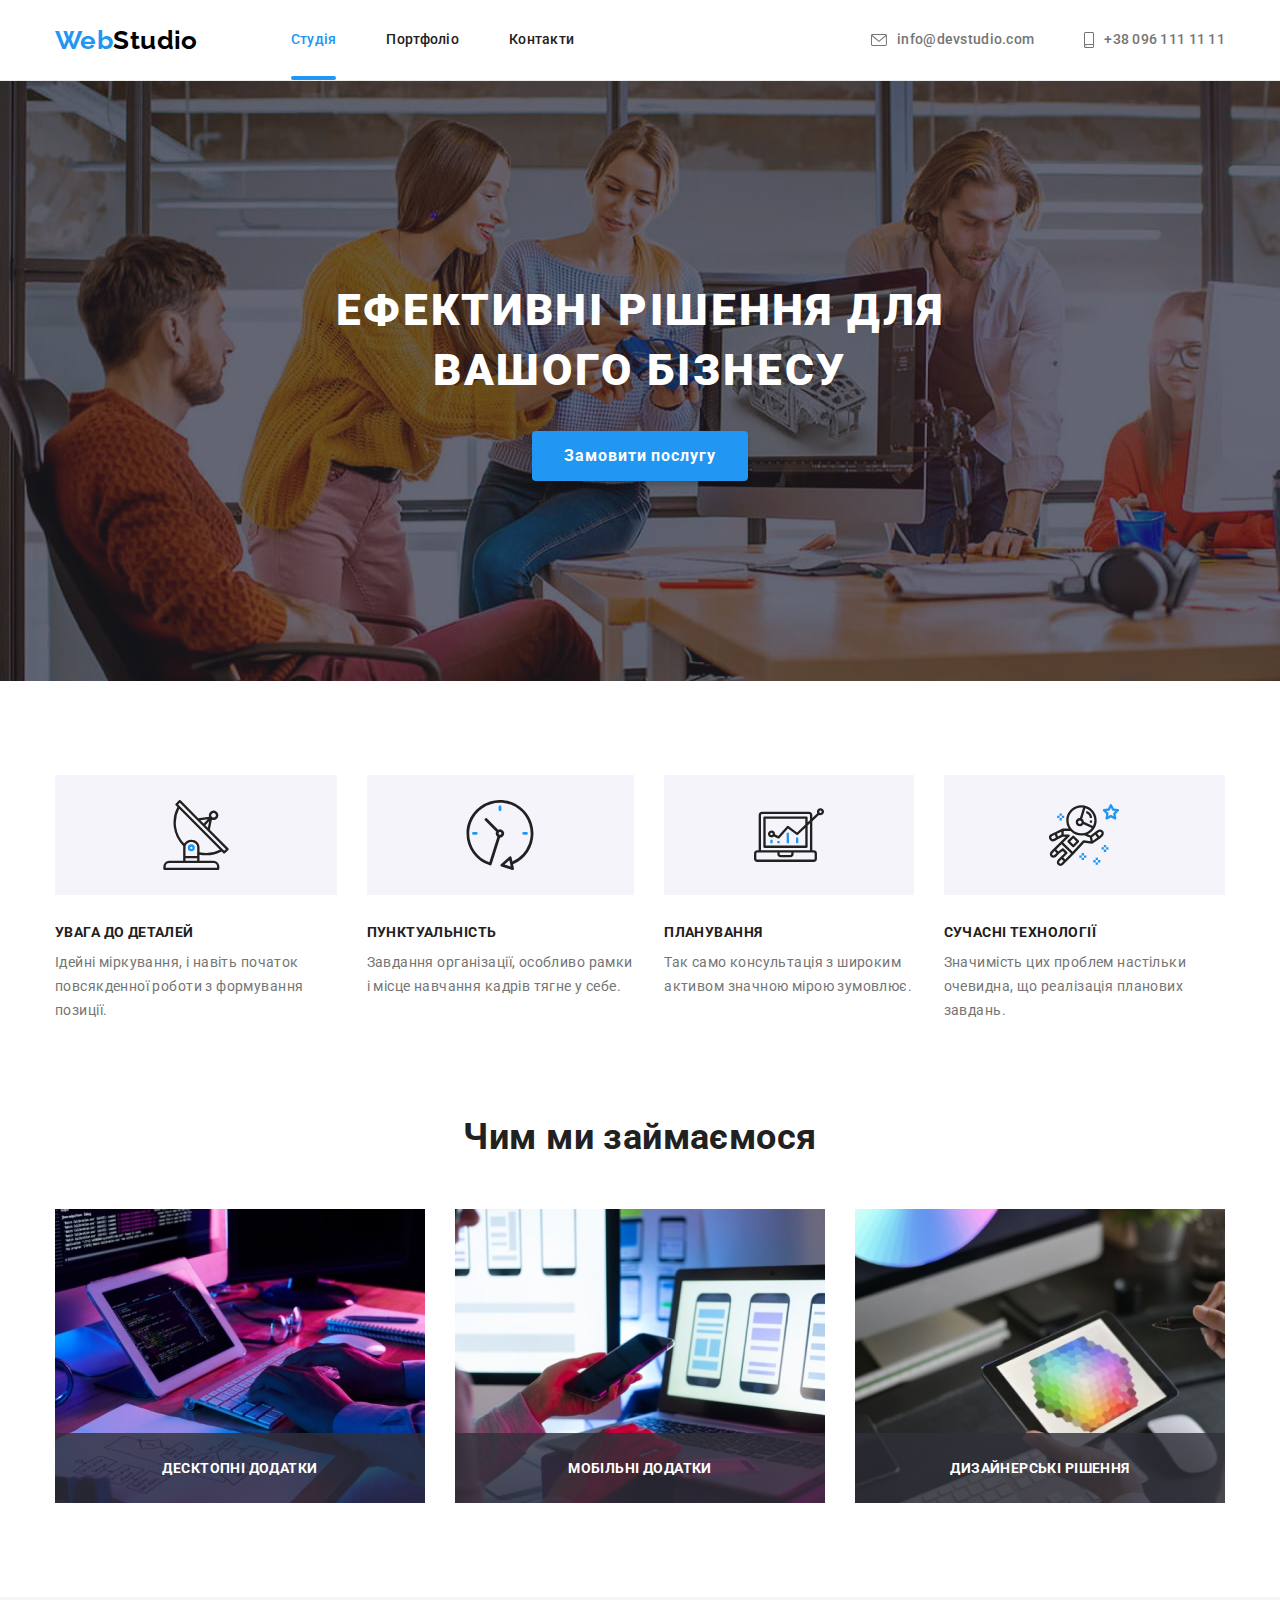
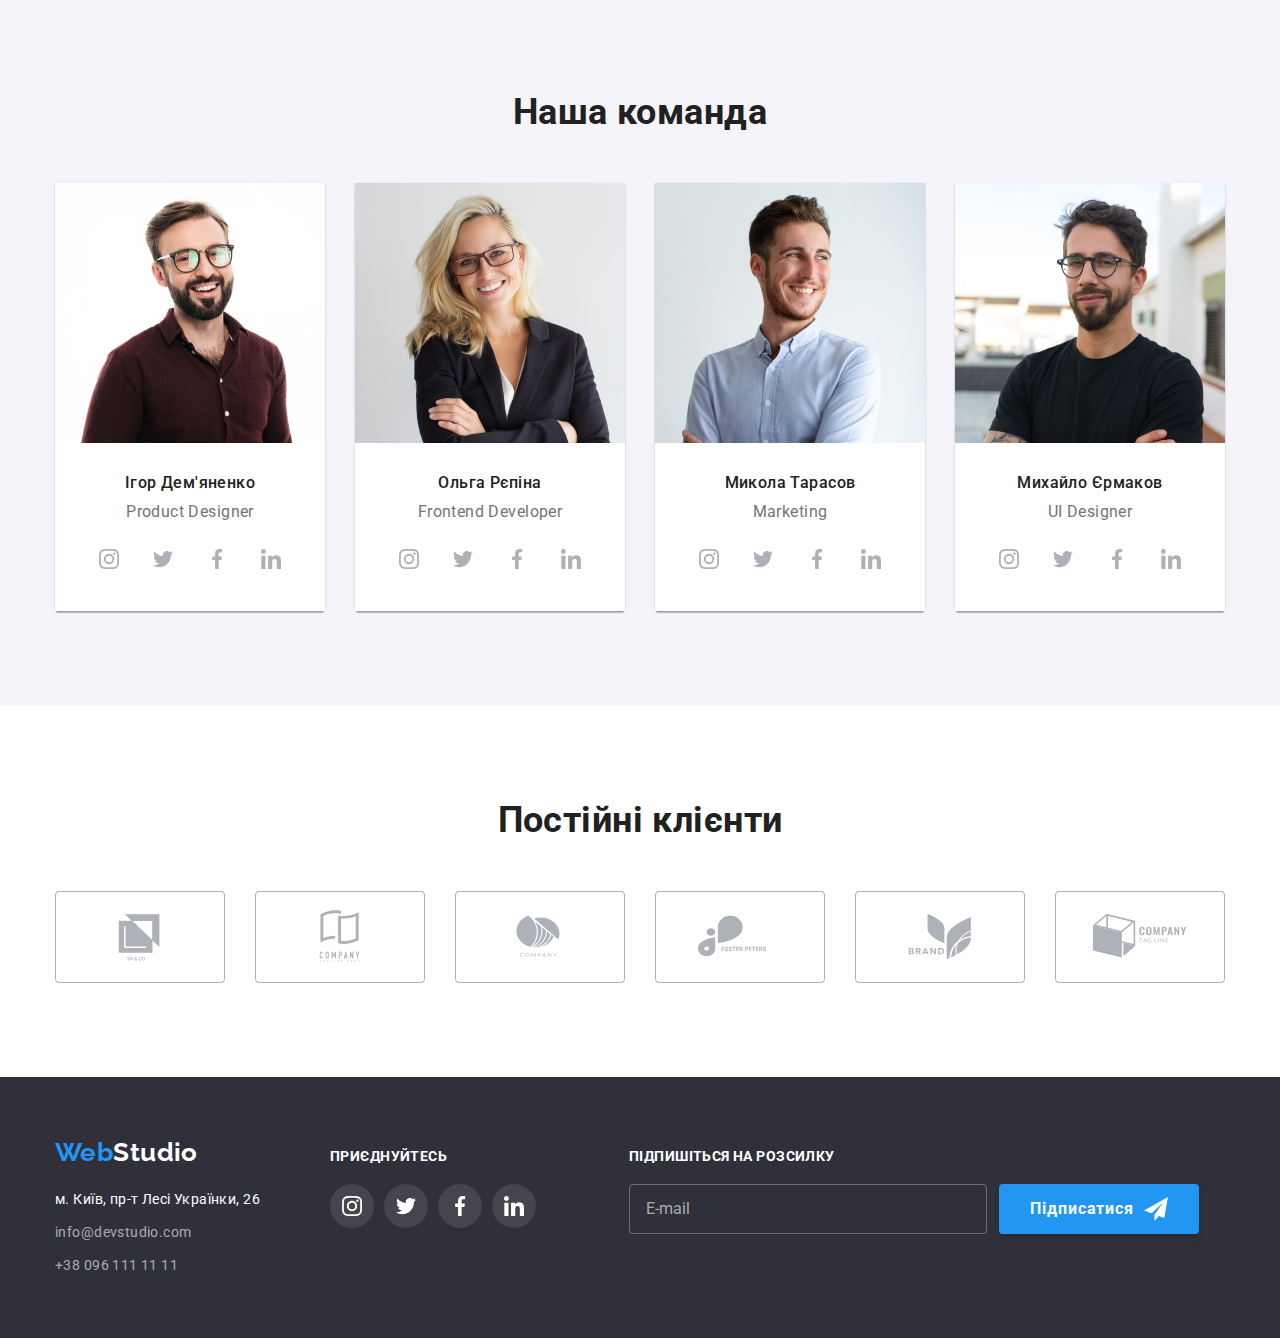
<file: index.html>
<!DOCTYPE html>
<html lang="uk">

<head>
  <meta charset="UTF-8">
  <meta http-equiv="X-UA-Compatible" content="IE=edge">
  <meta name="viewport" content="width=device-width, initial-scale=1.0">
  <link rel="preconnect" href="https://fonts.googleapis.com">
  <link rel="preconnect" href="https://fonts.gstatic.com" crossorigin>
  <link href="https://fonts.googleapis.com/css2?family=Raleway:wght@700&family=Roboto:wght@400;500;700;900&display=swap"
    rel="stylesheet">
  <link rel="stylesheet" href="https://cdnjs.cloudflare.com/ajax/libs/modern-normalize/1.1.0/modern-normalize.min.css">
  <link rel="stylesheet" href="./css/styles.css">
  <title>Студія</title>
</head>

<body>
  <header class="page-header">
    <div class="header container">
      <nav class="page-nav">
        <a href="#" class="logo"><span>Web</span>Studio</a>
        <ul class="site-nav">
          <li class="item"><a href="./index.html" class="link current">Студія</a></li>
          <li class="item"><a href="./portfolio.html" class="link">Портфоліо</a></li>
          <li class="item"><a href="/" class="link">Контакти</a></li>
        </ul>
      </nav>

      <ul class="contacts">
        <li class="item">
          <a href="mailto:info@devstudio.com" class="contacts-link">
            <svg class="icons" width="16" height="12">
              <use href="./images/symbol-defs-upd.svg#envelope"></use>
            </svg>
            info@devstudio.com</a>
        </li>
        <li class="item">
          <a href="tel:+380961111111" class="contacts-link">
            <svg class="icons" width="10" height="16">
              <use href="./images/symbol-defs-upd.svg#smartphone"></use>
            </svg>
            +38 096 111 11 11</a>
        </li>
      </ul>
    </div>
  </header>

  <main>
    <section class="hero">
      <div class="container">
        <h1 class="hero-title">Ефективні рішення для вашого бізнесу</h1>
        <button type="button" class="hero-button" data-modal-open>Замовити послугу</button>
      </div>
    </section>

    <section class="section our-features">
      <div class="container">
        <h2 class="section-title visually-hidden">Наші особливості</h2>
        <ul class="our-features-list">
          <li class="our-features-item">
            <div class="our-features-card">
              <svg class="our-features-img" width="70" height="70">
                <use href="./images/symbol-defs-upd.svg#antenna"></use>
              </svg>
            </div>
            <h3 class="section-subtitle">Увага до деталей</h3>
            <p class="description">Ідейні міркування, і навіть початок повсякденної роботи з формування позиції.</p>
          </li>
          <li class="our-features-item">
            <div class="our-features-card">
              <svg class="our-features-img" width="70" height="70">
                <use href="./images/symbol-defs-upd.svg#clock"></use>
              </svg>
            </div>
            <h3 class="section-subtitle">Пунктуальність</h3>
            <p class="description">Завдання організації, особливо рамки і місце навчання кадрів тягне у себе.</p>
          </li>
          <li class="our-features-item">
            <div class="our-features-card">
              <svg class="our-features-img" width="70" height="70">
                <use href="./images/symbol-defs-upd.svg#diagram"></use>
              </svg>
            </div>
            <h3 class="section-subtitle">Планування</h3>
            <p class="description">Так само консультація з широким активом значною мірою зумовлює.</p>
          </li>
          <li class="our-features-item">
            <div class="our-features-card">
              <svg class="our-features-img" width="70" height="70">
                <use href="./images/symbol-defs-upd.svg#astronaut"></use>
              </svg>
            </div>
            <h3 class="section-subtitle">Сучасні технології</h3>
            <p class="description">Значимість цих проблем настільки очевидна, що реалізація планових завдань.</p>
          </li>
        </ul>
      </div>
    </section>

    <section class="section what-we-do">
      <div class="container">
        <h2 class="section-title">Чим ми займаємося</h2>
        <ul class="what-we-do-list">
          <li class="what-we-do-item">
            <img src="./images/work-on-laptop.jpg" alt="Робота на наутбуці" width="370" height="294">
            <p class="what-we-do-desc">Десктопні додатки</p>
          </li>
          <li class="what-we-do-item">
            <img src="./images/work-on-phone.jpg" alt="Робота на смартфофні" width="370" height="294">
            <p class="what-we-do-desc">Мобільні додатки</p>
          </li>
          <li class="what-we-do-item">
            <img src="./images/color-palette-on-the-tablet.jpg" alt="Кольоровий спектр на планшеті" width="370"
              height="294">
            <p class="what-we-do-desc">Дизайнерські рішення</p>
          </li>
        </ul>
      </div>
    </section>

    <section class="section our-team">
      <div class="container">
        <h2 class="section-title">Наша команда</h2>
        <ul class="our-team-list">
          <li class="our-team-item">
            <img src="./images/product-designer.jpg" alt="Ігор Дем'яненко" width="270" height="260">
            <div class="our-team-members">
              <h3 class="members-name">Ігор Дем'яненко</h3>
              <p lang="en" class="position">Product Designer</p>
              <ul class="social-list">
                <li class="social-item">
                  <a href="" class="social-links">
                    <svg class="instagram social-link" width="20" height="20">
                      <use href="./images/symbol-defs-upd.svg#instagram"></use>
                    </svg>
                  </a>
                </li>
                <li class="social-item">
                  <a href="" class="social-links">
                    <svg class="instagram social-link" width="20" height="20">
                      <use href="./images/symbol-defs-upd.svg#twitter"></use>
                    </svg>
                  </a>
                </li>
                <li class="social-item">
                  <a href="" class="social-links">
                    <svg class="instagram social-link" width="20" height="20">
                      <use href="./images/symbol-defs-upd.svg#facebook"></use>
                    </svg>
                  </a>
                </li>
                <li class="social-item">
                  <a href="" class="social-links">
                    <svg class="instagram social-link" width="20" height="20">
                      <use href="./images/symbol-defs-upd.svg#linkedin"></use>
                    </svg>
                  </a>
                </li>
              </ul>
            </div>
          </li>
          <li class="our-team-item">
            <img src="./images/frontend-developer.jpg" alt="Ольга Рєпіна" width="270" height="260">
            <div class="our-team-members">
              <h3 class="members-name">Ольга Рєпіна</h3>
              <p lang="en" class="position">Frontend Developer</p>
              <ul class="social-list">
                <li class="social-item">
                  <a href="" class="social-links">
                    <svg class="instagram social-link" width="20" height="20">
                      <use href="./images/symbol-defs-upd.svg#instagram"></use>
                    </svg>
                  </a>
                </li>
                <li class="social-item">
                  <a href="" class="social-links">
                    <svg class="instagram social-link" width="20" height="20">
                      <use href="./images/symbol-defs-upd.svg#twitter"></use>
                    </svg>
                  </a>
                </li>
                <li class="social-item">
                  <a href="" class="social-links">
                    <svg class="instagram social-link" width="20" height="20">
                      <use href="./images/symbol-defs-upd.svg#facebook"></use>
                    </svg>
                  </a>
                </li>
                <li class="social-item">
                  <a href="" class="social-links">
                    <svg class="instagram social-link" width="20" height="20">
                      <use href="./images/symbol-defs-upd.svg#linkedin"></use>
                    </svg>
                  </a>
                </li>
              </ul>
            </div>
          </li>
          <li class=" our-team-item">
            <img src="./images/marketing.jpg" alt="Микола Тарасов" width="270" height="260">
            <div class="our-team-members">
              <h3 class="members-name">Микола Тарасов</h3>
              <p lang="en" class="position">Marketing</p>
              <ul class="social-list">
                <li class="social-item">
                  <a href="" class="social-links">
                    <svg class="instagram social-link" width="20" height="20">
                      <use href="./images/symbol-defs-upd.svg#instagram"></use>
                    </svg>
                  </a>
                </li>
                <li class="social-item">
                  <a href="" class="social-links">
                    <svg class="instagram social-link" width="20" height="20">
                      <use href="./images/symbol-defs-upd.svg#twitter"></use>
                    </svg>
                  </a>
                </li>
                <li class="social-item">
                  <a href="" class="social-links">
                    <svg class="instagram social-link" width="20" height="20">
                      <use href="./images/symbol-defs-upd.svg#facebook"></use>
                    </svg>
                  </a>
                </li>
                <li class="social-item">
                  <a href="" class="social-links">
                    <svg class="instagram social-link" width="20" height="20">
                      <use href="./images/symbol-defs-upd.svg#linkedin"></use>
                    </svg>
                  </a>
                </li>
              </ul>
            </div>
          </li>
          <li class="our-team-item">
            <img src="./images/ui-designer.jpg" alt="Михайло Єрмаков" width="270" height="260">
            <div class="our-team-members">
              <h3 class="members-name">Михайло Єрмаков</h3>
              <p lang="en" class="position">UI Designer</p>
              <ul class="social-list">
                <li class="social-item">
                  <a href="" class="social-links">
                    <svg class="instagram social-link" width="20" height="20">
                      <use href="./images/symbol-defs-upd.svg#instagram"></use>
                    </svg>
                  </a>
                </li>
                <li class="social-item">
                  <a href="" class="social-links">
                    <svg class="instagram social-link" width="20" height="20">
                      <use href="./images/symbol-defs-upd.svg#twitter"></use>
                    </svg>
                  </a>
                </li>
                <li class="social-item">
                  <a href="" class="social-links">
                    <svg class="instagram social-link" width="20" height="20">
                      <use href="./images/symbol-defs-upd.svg#facebook"></use>
                    </svg>
                  </a>
                </li>
                <li class="social-item">
                  <a href="" class="social-links">
                    <svg class="instagram social-link" width="20" height="20">
                      <use href="./images/symbol-defs-upd.svg#linkedin"></use>
                    </svg>
                  </a>
                </li>
              </ul>
            </div>
          </li>
        </ul>
      </div>
    </section>

    <section class="section regular-customers">
      <div class="container">
        <h2 class="section-title">Постійні клієнти</h2>
        <ul class="regular-customers-list">
          <li class="regular-customers-item">
            <a href="" class="regular-customers-link">
              <svg class="regular-customers-icon" width="106" height="60">
                <use href="./images/symbol-defs-upd.svg#logo-1"></use>
              </svg>
            </a>
          </li>
          <li class="regular-customers-item">
            <a href="" class="regular-customers-link">
              <svg class="regular-customers-icon" width="106" height="60">
                <use href="./images/symbol-defs-upd.svg#logo-2"></use>
              </svg>
            </a>
          </li>
          <li class="regular-customers-item">
            <a href="" class="regular-customers-link">
              <svg class="regular-customers-icon" width="106" height="60">
                <use href="./images/symbol-defs-upd.svg#logo-3"></use>
              </svg>
            </a>
          </li>
          <li class="regular-customers-item">
            <a href="" class="regular-customers-link">
              <svg class="regular-customers-icon" width="106" height="60">
                <use href="./images/symbol-defs-upd.svg#logo-4"></use>
              </svg>
            </a>
          </li>
          <li class="regular-customers-item">
            <a href="" class="regular-customers-link">
              <svg class="regular-customers-icon" width="106" height="60">
                <use href="./images/symbol-defs-upd.svg#logo-5"></use>
              </svg>
            </a>
          </li>
          <li class="regular-customers-item">
            <a href="" class="regular-customers-link">
              <svg class="regular-customers-icon" width="106" height="60">
                <use href="./images/symbol-defs-upd.svg#logo-6"></use>
              </svg>
            </a>
          </li>
        </ul>
      </div>
    </section>
  </main>

  <footer class="footer">
    <div class="container footer-content">
      <address>
        <a href="#" class="logo footer-logo"><span>Web</span>Studio</a>
        <ul class="footer-address-list">
          <li class="footer-address-item"><a class="footer-address" href="https://goo.gl/maps/xuP6qKPyt2nnFhnc6">м.
              Київ, пр-т Лесі Українки, 26</a>
          </li>
          <li class="footer-address-item"><a class="footer-link" href="mailto:info@devstudio.com">info@devstudio.com</a>
          </li>
          <li class="footer-address-item"><a class="footer-link" href="tel:+380961111111">+38 096 111 11 11</a></li>
        </ul>
      </address>

      <div class="follow-for-us">
        <p class="follow-us">приєднуйтесь</p>
        <ul class="footer-social-list">
          <li class="footer-social-item">
            <a href="" class="footer-social-links">
              <svg class="instagram social-link" width="20" height="20">
                <use href="./images/symbol-defs-upd.svg#instagram"></use>
              </svg>
            </a>
          </li>
          <li class="footer-social-item">
            <a href="" class="footer-social-links">
              <svg class="instagram social-link" width="20" height="20">
                <use href="./images/symbol-defs-upd.svg#twitter"></use>
              </svg>
            </a>
          </li>
          <li class="footer-social-item">
            <a href="" class="footer-social-links">
              <svg class="instagram social-link" width="20" height="20">
                <use href="./images/symbol-defs-upd.svg#facebook"></use>
              </svg>
            </a>
          </li>
          <li class="footer-social-item">
            <a href="" class="footer-social-links">
              <svg class="instagram social-link" width="20" height="20">
                <use href="./images/symbol-defs-upd.svg#linkedin"></use>
              </svg>
            </a>
          </li>
        </ul>
      </div>

      <form name="form-submit" action="#" class="form-submit">
        <label for="email" class="form-submit-label">Підпишіться на розсилку</label>
        <div class="form-submit-input">
          <input type="email" name="email" placeholder="E-mail" id="email" class="form-input">
          <button class="form-button-submit" type="submit">Підписатися
            <svg class="icon-send" width="24" height="24">
              <use href="./images/symbol-defs-upd.svg#icon-send"></use>
            </svg>
          </button>
        </div>
      </form>

    </div>
  </footer>
  <!-- modal window -->
  <div class="backdrop is-hidden" data-modal>
    <div class="modal-window">
      <button type="button" class="bnt-close" data-modal-close>
        <svg class="icon-close-btn" width="18" height="18">
          <use href="./images/symbol-defs-upd.svg#close-btn"></use>
        </svg>
      </button>

      <p class="modal-title">Залиште свої дані, ми вам передзвонимо</p>
      <form class="modal-form">
        <label for="name" class="modal-form-label">Ім'я</label>
        <div class="input-field">
          <input type="text" name="name" id="name" class="modal-form-input input">
          <svg class="input-icon" width="18" height="18">
            <use href="./images/symbol-defs-upd.svg#person-black"></use>
          </svg>
        </div>

        <label for="phone" class="modal-form-label">Телефон</label>
        <div class="input-field">
          <input type="tel" name="phone" id="phone" class="modal-form-input input">
          <svg class="input-icon" width="18" height="18">
            <use href="./images/symbol-defs-upd.svg#phone-black"></use>
          </svg>
        </div>

        <label for="email" class="modal-form-label">Пошта</label>
        <div class="input-field">
          <input type="email" name="email" id="email" class="modal-form-input input">
          <svg class="input-icon" width="18" height="18">
            <use href="./images/symbol-defs-upd.svg#email-black"></use>
          </svg>
        </div>

        <label for="user-comment" class="modal-form-label">Коментар</label>
        <textarea name="user-comment" id="user-comment" class="modal-form-text input"
          placeholder="Введіть текст"></textarea>

        <div class="checkbox-block">
          <input type="checkbox" class="input-check visually-hidden" name="contract-terms" id="contract-terms" />
          <label for="contract-terms" class="check-text">
            <span><svg class="icon-check" width="15" height="12">
                <use href="./images/symbol-defs-upd.svg#check"></use>
              </svg></span>
            Погоджуюся з розсилкою та приймаю
            <a href="#" class="check-text-link">Умови договору</a></label>
        </div>

        <button class="modal-btn" type="submit">Відправити</button>
      </form>
    </div>
  </div>
  <script src="./modal.js"></script>
</body>

</html>
</file>
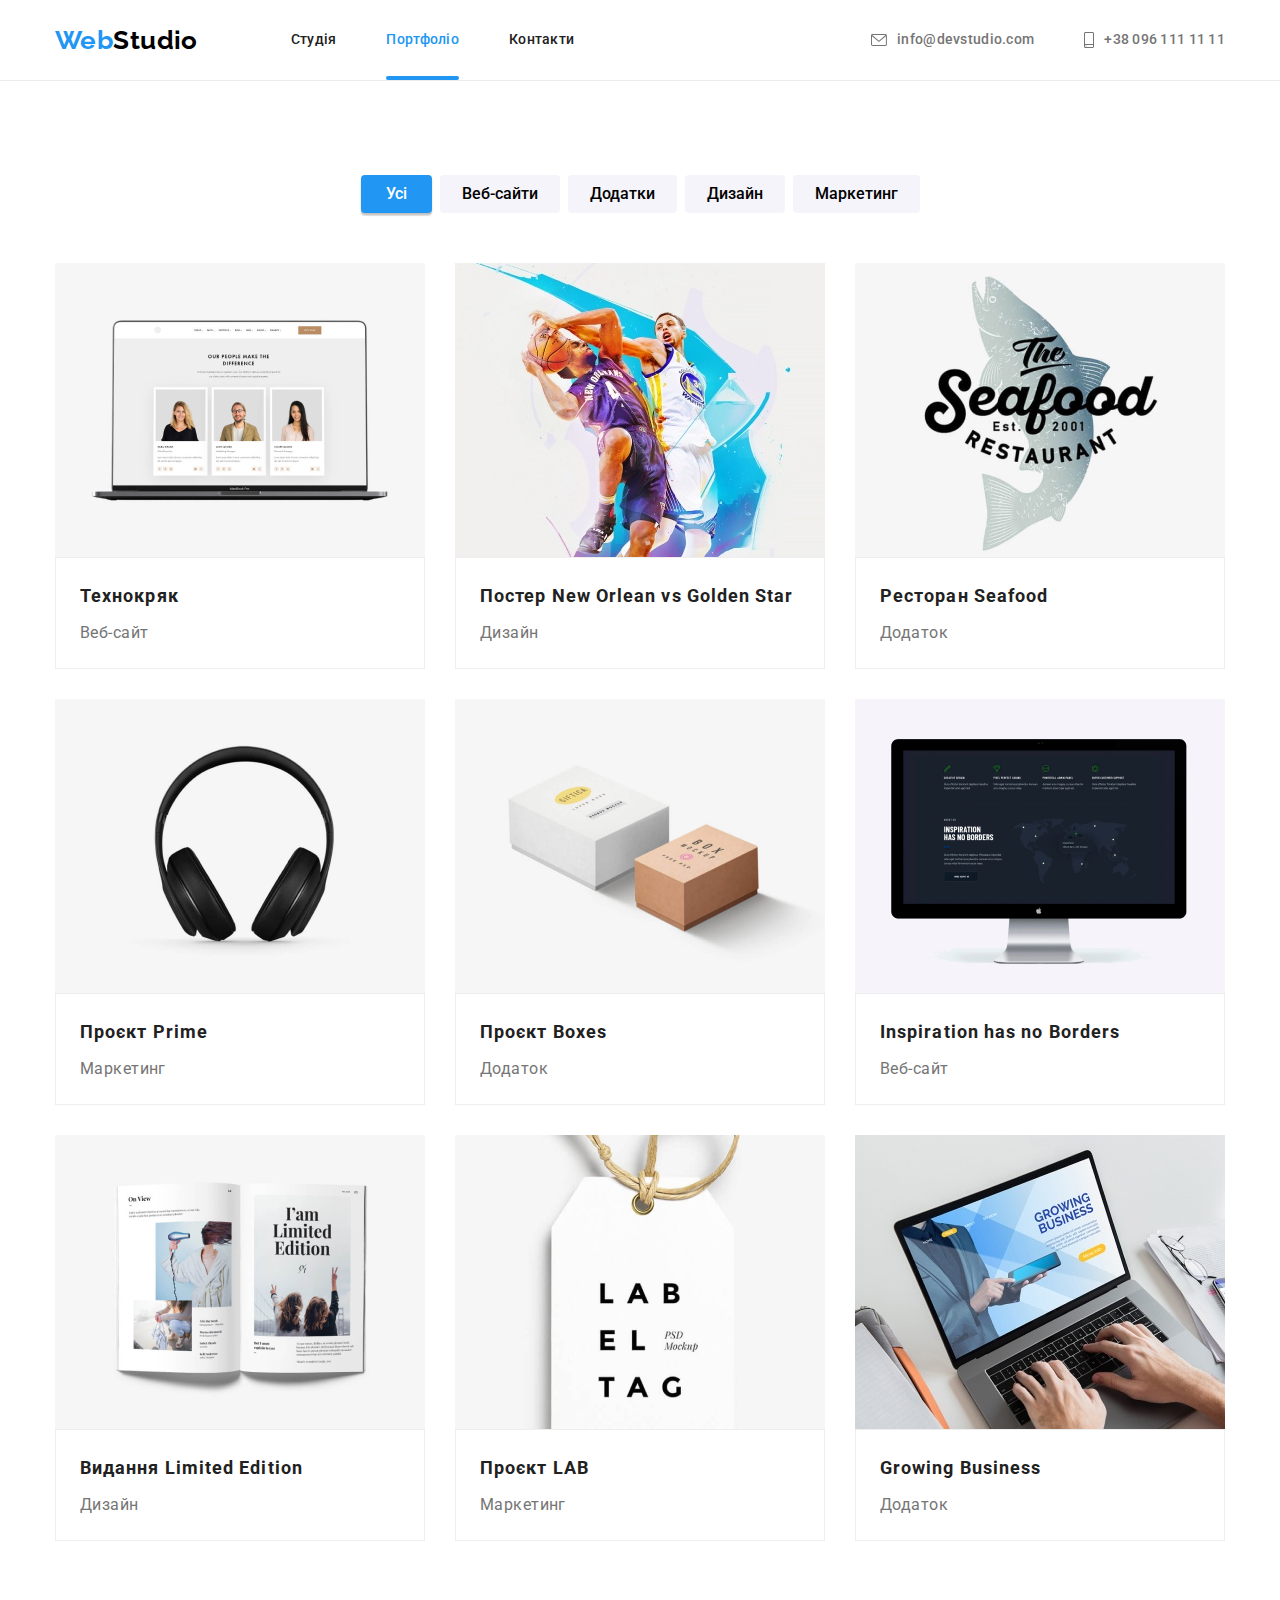
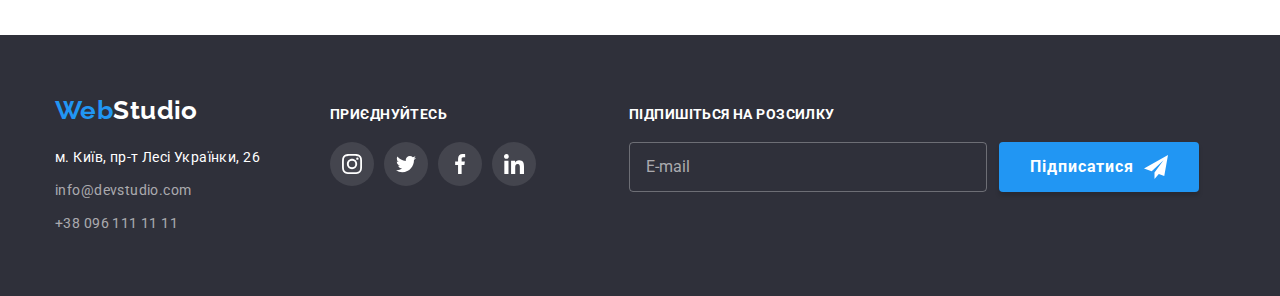
<file: portfolio.html>
<!DOCTYPE html>
<html lang="uk">

<head>
    <meta charset="UTF-8">
    <meta http-equiv="X-UA-Compatible" content="IE=edge">
    <meta name="viewport" content="width=device-width, initial-scale=1.0">
    <link rel="preconnect" href="https://fonts.googleapis.com">
    <link rel="preconnect" href="https://fonts.gstatic.com" crossorigin>
    <link
        href="https://fonts.googleapis.com/css2?family=Raleway:wght@700&family=Roboto:wght@400;500;700;900&display=swap"
        rel="stylesheet">
    <link rel="stylesheet"
        href="https://cdnjs.cloudflare.com/ajax/libs/modern-normalize/1.1.0/modern-normalize.min.css">
    <link rel="stylesheet" href="./css/styles.css">
    <title>Студія</title>
</head>

<body>
    <header class="page-header">
        <div class="header container">
            <nav class="page-nav">
                <a href="./index.html" class="logo"><span>Web</span>Studio</a>
                <ul class="site-nav">
                    <li class="item"><a href="./index.html" class="link">Студія</a></li>
                    <li class="item"><a href="./portfolio.html" class="link current">Портфоліо</a></li>
                    <li class="item"><a href="/" class="link">Контакти</a></li>
                </ul>
            </nav>

            <ul class="contacts">
                <li class="item">
                    <a href="mailto:info@devstudio.com" class="contacts-link">
                        <svg class="envelope icons" width="16" height="12">
                            <use href="./images/symbol-defs-upd.svg#envelope"></use>
                        </svg>
                        info@devstudio.com</a>
                </li>
                <li class="item"><a href="tel:+380961111111" class="contacts-link">
                        <svg class="smartphone icons" width="10" height="16">
                            <use href="./images/symbol-defs-upd.svg#smartphone"></use>
                        </svg>
                        +38 096 111 11 11</a>
                </li>
            </ul>
        </div>
    </header>

    <main>
        <section class="section">
            <div class="container">
                <h1 class="visually-hidden">Портфоліо</h1>

                <ul class="filter">
                    <li class="filter-item"><button type="button"
                            class="button-filter current button-filter-all">Усі</button></li>
                    <li class="filter-item"><button type="button" class="button-filter">Веб-сайти</button></li>
                    <li class="filter-item"><button type="button" class="button-filter">Додатки</button></li>
                    <li class="filter-item"><button type="button" class="button-filter">Дизайн</button></li>
                    <li class="filter-item"><button type="button" class="button-filter">Маркетинг</button></li>
                </ul>

                <ul class="portfolio-list">
                    <li class="portfolio-item">
                        <a class="portfolio-item-link" href="">
                            <div class="portfolio-item-desc">
                                <img src="./images/portfolio/web-site-technokryak.jpg" alt="Веб-сайт Технокряк"
                                    width="370" height="294">
                                <p class="portfolio-item-text">Ресурс пропонує комплексні пропозиції з різним рівнем
                                    функціоналу та сервісів. Все це дозволить відвідувачу отримати
                                    вичерпні відомості про компанію чи приватну особу.
                                </p>
                            </div>
                            <div class="portfolio-item-content">
                                <h3 class="project-names">Технокряк</h3>
                                <p class="portfolio-types">Веб-сайт</p>
                            </div>
                        </a>
                    </li>
                    <li class="portfolio-item">
                        <a class="portfolio-item-link" href="">
                            <div class="portfolio-item-desc">
                                <img src="./images/portfolio/poster-new-orlean-vs-golden-ster.jpg"
                                    alt="Постер New Orlean vs Golden Star" width="370" height="294">
                                <p class="portfolio-item-text">Lorem ipsum, dolor sit amet consectetur adipisicing elit.
                                    Dolorem quis corporis, sed veniam provident labore voluptas fuga dicta
                                    exercitationem
                                    hic similique quibusdam soluta minima vero obcaecati nesciunt officiis id beatae
                                    incidunt dolorum molestias nam, sit fugit. Eaque nihil recusandae a!
                                </p>
                            </div>
                            <div class="portfolio-item-content">
                                <h3 class="project-names">Постер New Orlean vs Golden Star</h3>
                                <p class="portfolio-types">Дизайн</p>
                            </div>
                        </a>
                    </li>
                    <li class="portfolio-item">
                        <a class="portfolio-item-link" href="">
                            <div class="portfolio-item-desc">
                                <img src="./images/portfolio/restaurant-seafood.jpg" alt="Ресторан Seafood" width="370"
                                    height="294">
                                <p class="portfolio-item-text">Lorem ipsum, dolor sit amet consectetur adipisicing elit.
                                    Dolorem quis corporis, sed veniam provident labore voluptas fuga dicta
                                    exercitationem
                                    hic similique quibusdam soluta minima vero obcaecati nesciunt officiis id beatae
                                    incidunt dolorum molestias nam, sit fugit. Eaque nihil recusandae a!
                                </p>
                            </div>
                            <div class="portfolio-item-content">
                                <h3 class="project-names">Ресторан Seafood</h3>
                                <p class="portfolio-types">Додаток</p>
                            </div>
                        </a>
                    </li>
                    <li class="portfolio-item">
                        <a class="portfolio-item-link" href="">
                            <div class="portfolio-item-desc">
                                <img src="./images/portfolio/project-prime.jpg" alt="Проєкт Prime" width="370"
                                    height="294">
                                <p class="portfolio-item-text">Lorem ipsum, dolor sit amet consectetur adipisicing elit.
                                    Dolorem quis corporis, sed veniam provident labore voluptas fuga dicta
                                    exercitationem
                                    hic similique quibusdam soluta minima vero obcaecati nesciunt officiis id beatae
                                    incidunt dolorum molestias nam, sit fugit. Eaque nihil recusandae a!
                                </p>
                            </div>
                            <div class="portfolio-item-content">
                                <h3 class="project-names">Проєкт Prime</h3>
                                <p class="portfolio-types">Маркетинг</p>
                            </div>
                        </a>
                    </li>
                    <li class="portfolio-item">
                        <a class="portfolio-item-link" href="">
                            <div class="portfolio-item-desc">
                                <img src="./images/portfolio/project-boxes.jpg" alt="Проєкт Boxes" width="370"
                                    height="294">
                                <p class="portfolio-item-text">Lorem ipsum, dolor sit amet consectetur adipisicing elit.
                                    Dolorem quis corporis, sed veniam provident labore voluptas fuga dicta
                                    exercitationem
                                    hic similique quibusdam soluta minima vero obcaecati nesciunt officiis id beatae
                                    incidunt dolorum molestias nam, sit fugit. Eaque nihil recusandae a!
                                </p>
                            </div>
                            <div class="portfolio-item-content">
                                <h3 class="project-names">Проєкт Boxes</h3>
                                <p class="portfolio-types">Додаток</p>
                            </div>
                        </a>
                    </li>
                    <li class="portfolio-item">
                        <a class="portfolio-item-link" href="">
                            <div class="portfolio-item-desc">
                                <img src="./images/portfolio/web-site-inspiration-has-no-borders.jpg"
                                    alt="Веб-сайт Inspiration has no Borders" width="370" height="294">
                                <p class="portfolio-item-text">Lorem ipsum, dolor sit amet consectetur adipisicing elit.
                                    Dolorem quis corporis, sed veniam provident labore voluptas fuga dicta
                                    exercitationem
                                    hic similique quibusdam soluta minima vero obcaecati nesciunt officiis id beatae
                                    incidunt dolorum molestias nam, sit fugit. Eaque nihil recusandae a!
                                </p>
                            </div>
                            <div class="portfolio-item-content">
                                <h3 class="project-names">Inspiration has no Borders</h3>
                                <p class="portfolio-types">Веб-сайт</p>
                            </div>
                        </a>
                    </li>
                    <li class="portfolio-item">
                        <a class="portfolio-item-link" href="">
                            <div class="portfolio-item-desc">
                                <img src="./images/portfolio/issue-limited-edition.jpg" alt="Видання Limited Edition">
                                <p class="portfolio-item-text">Lorem ipsum, dolor sit amet consectetur adipisicing elit.
                                    Dolorem quis corporis, sed veniam provident labore voluptas fuga dicta
                                    exercitationem
                                    hic similique quibusdam soluta minima vero obcaecati nesciunt officiis id beatae
                                    incidunt dolorum molestias nam, sit fugit. Eaque nihil recusandae a!
                                </p>
                            </div>
                            <div class="portfolio-item-content">
                                <h3 class="project-names">Видання Limited Edition</h3>
                                <p class="portfolio-types">Дизайн</p>
                            </div>
                        </a>
                    </li>
                    <li class="portfolio-item">
                        <a class="portfolio-item-link" href="">
                            <div class="portfolio-item-desc">
                                <img src="./images/portfolio/project-lab.jpg" alt="Проєкт LAB">
                                <p class="portfolio-item-text">Lorem ipsum, dolor sit amet consectetur adipisicing elit.
                                    Dolorem quis corporis, sed veniam provident labore voluptas fuga dicta
                                    exercitationem hic similique quibusdam soluta minima vero obcaecati nesciunt
                                    officiis id beatae incidunt dolorum molestias nam, sit fugit. Eaque nihil recusandae
                                    a!
                                </p>
                            </div>
                            <div class="portfolio-item-content">
                                <h3 class="project-names">Проєкт LAB</h3>
                                <p class="portfolio-types">Маркетинг</p>
                            </div>
                        </a>
                    </li>
                    <li class="portfolio-item">
                        <a class="portfolio-item-link" href="">
                            <div class="portfolio-item-desc">
                                <img src="./images/portfolio/app-growing-business.jpg" alt="Додаток Growing Business">
                                <p class="portfolio-item-text">Lorem ipsum, dolor sit amet consectetur adipisicing elit.
                                    Dolorem quis corporis, sed veniam provident labore voluptas fuga dicta
                                    exercitationem hic similique quibusdam soluta minima vero obcaecati nesciunt
                                    officiis id beatae incidunt dolorum molestias nam, sit fugit. Eaque nihil recusandae
                                    a!
                                </p>
                            </div>
                            <div class="portfolio-item-content">
                                <h3 class="project-names">Growing Business</h3>
                                <p class="portfolio-types">Додаток</p>
                            </div>
                        </a>
                    </li>
                </ul>
            </div>
        </section>
    </main>

    <footer class="footer">
        <div class="container footer-content">
            <address>
                <a href="#" class="logo footer-logo"><span>Web</span>Studio</a>
                <ul class="footer-address-list">
                    <li class="footer-address-item"><a class="footer-address"
                            href="https://goo.gl/maps/xuP6qKPyt2nnFhnc6">м.
                            Київ, пр-т Лесі Українки, 26</a>
                    </li>
                    <li class="footer-address-item"><a class="footer-link"
                            href="mailto:info@devstudio.com">info@devstudio.com</a>
                    </li>
                    <li class="footer-address-item"><a class="footer-link" href="tel:+380961111111">+38 096 111 11
                            11</a>
                    </li>
                </ul>
            </address>
            <div class="follow-for-us">
                <p class="follow-us">приєднуйтесь</p>
                <ul class="footer-social-list">
                    <li class="footer-social-item">
                        <a href="" class="footer-social-links">
                            <svg class="instagram social-link" width="20" height="20">
                                <use href="./images/symbol-defs-upd.svg#instagram"></use>
                            </svg>
                        </a>
                    </li>
                    <li class="footer-social-item">
                        <a href="" class="footer-social-links">
                            <svg class="instagram social-link" width="20" height="20">
                                <use href="./images/symbol-defs-upd.svg#twitter"></use>
                            </svg>
                        </a>
                    </li>
                    <li class="footer-social-item">
                        <a href="" class="footer-social-links">
                            <svg class="instagram social-link" width="20" height="20">
                                <use href="./images/symbol-defs-upd.svg#facebook"></use>
                            </svg>
                        </a>
                    </li>
                    <li class="footer-social-item">
                        <a href="" class="footer-social-links">
                            <svg class="instagram social-link" width="20" height="20">
                                <use href="./images/symbol-defs-upd.svg#linkedin"></use>
                            </svg>
                        </a>
                    </li>
                </ul>
            </div>

            <form name="form-submit" action="#" class="form-submit">
                <label for="email" class="form-submit-label">Підпишіться на розсилку</label>
                <div class="form-submit-input">
                    <input type="email" name="email" placeholder="E-mail" id="email" class="form-input">
                    <button class="form-button-submit" type="submit">Підписатися
                        <svg class="icon-send" width="24" height="24">
                            <use href="./images/symbol-defs-upd.svg#icon-send"></use>
                        </svg>
                    </button>
                </div>
            </form>
        </div>
    </footer>
</body>

</html>
</file>
<file: css/styles.css>
:root {
    --main-text-color: #212121;
    --secondary-text-color: #757575;
    --accent-color: #2196F3;
    --white-color: #FFFFFF;
    --footef-address-text-color: rgba(255, 255, 255, 0.6);
    --background-color-dark: #2F303A;
    --background-color-light: #F5F4FA;
    --border-item-content: #EEEEEE;
    --background-color-hero: #C4C4C4
}

body {
    background-color: var(--white-color);
    color: var(--main-text-color);
    font-family: Roboto, 'Segoe UI', Oxygen, Ubuntu, Cantarell, 'Open Sans', 'Helvetica Neue', sans-serif;
    font-size: 14px;
    letter-spacing: 0.03em;
}

h1,
h2,
h3,
h4,
h5,
h6,
p,
ul {
    margin: 0;
    padding: 0;
}

ul {
    padding-left: 0;
    list-style: none;
}

img {
    display: block;
    max-width: 100%;
    height: auto;
}

.container {
    margin-left: auto;
    margin-right: auto;
    width: 1200px;
    padding-left: 15px;
    padding-right: 15px;
}

.section {
    padding-top: 94px;
}

.section:not(.our-features) {
    padding-bottom: 94px;
}

/* Header */
.page-header {
    border-bottom: 1px solid #ECECEC;
}

.header {
    display: flex;
    justify-content: space-between;
}

.page-nav {
    display: flex;
    align-items: center;
}

.logo {
    margin-right: 93px;
    color: #000000;
    text-decoration: none;
    font-family: 'Raleway';
    font-weight: 700;
    font-size: 26px;
    line-height: 1.19;
}

.logo span {
    color: var(--accent-color);
}

.site-nav {
    display: flex;
    gap: 50px;
}

/* .site-nav .item:not(:first-child), .contacts .item:not(:first-child) {
    margin-left: 50px;
} */

.site-nav .link {
    display: block;
    padding-top: 32px;
    padding-bottom: 32px;
    color: var(--main-text-color);

    transition: color 250ms cubic-bezier(0.4, 0, 0.2, 1);
}

.site-nav .link:hover,
.site-nav .link:focus {
    color: var(--accent-color);
}

.site-nav .link.current {
    position: relative;
    color: var(--accent-color);
}

.link.current::after {
    content: "";
    display: block;
    width: 100%;
    height: 4px;
    position: absolute;
    bottom: 0;
    left: 0;
    background-color: var(--accent-color);
    border-radius: 2px;
}

.site-nav .link,
.contacts-link {
    text-decoration: none;
    font-weight: 500;
    line-height: 1.14;
    letter-spacing: 0.02em;
}

.page-header .contacts {
    display: flex;
    gap: 50px;
    align-items: center;
}

.contacts-link {
    display: flex;
    align-items: center;
    color: var(--secondary-text-color);
    transition: color 250ms cubic-bezier(0.4, 0, 0.2, 1);
}

.contacts-link:hover,
.contacts-link:focus {
    color: var(--accent-color);
}

.icons {
    margin-right: 10px;
    fill: currentColor;
}

/* .contacts-link:hover .icons,
.contacts-link:focus .icons {
    color: var(--accent-color);
} */

/* Hero */
.hero {
    max-width: 1600px;
    background-color: var(--background-color-hero);
    background-image: linear-gradient(rgba(47, 48, 58, 0.4), rgba(47, 48, 58, 0.4)), url("../images/bg-img.jpg");
    margin-left: auto;
    margin-right: auto;
    padding-top: 200px;
    padding-bottom: 200px;
    text-align: center;
}

.hero-title {
    width: 696px;
    margin-left: auto;
    margin-right: auto;
    text-align: center;
    margin-bottom: 30px;
    color: var(--white-color);
    font-weight: 900;
    font-size: 44px;
    line-height: 1.36;
    letter-spacing: 0.06em;
    text-transform: uppercase;
}

.hero-button {
    display: inline-block;
    padding: 10px 32px;
    min-width: 216px;
    box-shadow: 0px 4px 4px rgba(0, 0, 0, 0.15);
    border-radius: 4px;
    border: 0;
    color: var(--white-color);
    background-color: var(--accent-color);
    font-family: inherit;
    font-weight: 700;
    font-size: 16px;
    line-height: 1.88;
    letter-spacing: 0.06em;
    cursor: pointer;
}

/* our features */
.visually-hidden {
    position: absolute;
    width: 1px;
    height: 1px;
    margin: -1px;
    border: 0;
    padding: 0;
    white-space: nowrap;
    clip-path: inset(100%);
    clip: rect(0 0 0 0);
    overflow: hidden;
}

.our-features-list {
    display: flex;
    gap: 30px;
    justify-content: space-between;
}

/* .our-features-item:not(:first-child) {
    padding-left: 30px;
} */
.our-features-card {
    display: flex;
    justify-content: center;
    align-items: center;
    height: 120px;
    margin-bottom: 30px;
    background-color: var(--background-color-light);
}

.section-title {
    margin-bottom: 50px;
    font-weight: 700;
    font-size: 36px;
    line-height: 1.17;
    text-align: center;
}

.section-subtitle {
    font-weight: 700;
    font-size: 14px;
    line-height: 1.14;
    text-transform: uppercase;
}

.our-features .section-subtitle {
    margin-bottom: 10px;
}

.our-features .description {
    color: var(--secondary-text-color);
    line-height: 1.71;
}

/* what we do */
.what-we-do-list {
    display: flex;
    justify-content: space-between;
    gap: 30px;
}

.what-we-do-item {
    position: relative;
}

.what-we-do-desc {
    position: absolute;
    bottom: 0;
    left: 0;
    width: 100%;
    padding: 27px 0;
    text-align: center;
    font-weight: 700;
    font-size: 14px;
    line-height: calc(16/14);
    text-transform: uppercase;
    color: var(--white-color);
    background-color: rgba(47, 48, 58, 0.8);
}

/* .what-we-do-item:not(:first-child) {
    padding-left: 30px;
} */

/* our team */
.our-team {
    background-color: var(--background-color-light);
}

.our-team-list {
    display: flex;
    gap: 30px;
}

.our-team-item {
    box-shadow: 0px 1px 3px rgba(0, 0, 0, 0.12), 0px 1px 1px rgba(0, 0, 0, 0.14), 0px 2px 1px rgba(0, 0, 0, 0.2);
    border-radius: 0px 0px 4px 4px;
}

.our-team-members {
    padding-top: 30px;
    padding-bottom: 30px;
    text-align: center;
    background-color: var(--white-color);
}

.members-name {
    margin-bottom: 10px;
    font-weight: 500;
    font-size: 16px;
    line-height: 1.19;
}

.position {
    margin-bottom: 16px;
    color: var(--secondary-text-color);
    font-size: 16px;
    line-height: 1.19;
}

.social-list {
    display: flex;
    justify-content: center;
    gap: 10px;
}

.social-item {
    width: 44px;
    height: 44px;
}

.social-links {
    width: 100%;
    height: 100%;
    border-radius: 50%;
    background-color: var(--white-color);
    display: flex;
    justify-content: center;
    align-items: center;
    color: #AFB1B8;

    transition-property: color, background-color;
    transition-duration: 250ms;
    transition-timing-function: cubic-bezier(0.4, 0, 0.2, 1);
}

.social-link {
    fill: currentColor;
}

.social-links:hover,
.social-links:focus {
    background-color: var(--accent-color);
    color: var(--white-color);
}

/* regular-customers */
.regular-customers-list {
    display: flex;
    justify-content: center;
    gap: 30px;
}

.regular-customers-item {
    width: 170px;
    height: 92px;
}

.regular-customers-link {
    width: 100%;
    height: 100%;
    display: flex;
    justify-content: center;
    align-items: center;
    color: #AFB1B8;
    border: 1px solid #AFB1B8;
    border-radius: 4px;
    cursor: pointer;

    transition-property: color, border;
    transition-duration: 250ms;
    transition-timing-function: cubic-bezier(0.4, 0, 0.2, 1);
}

.regular-customers-icon {
    fill: currentColor;
}

.regular-customers-link:hover,
.regular-customers-link:focus {
    border: 1px solid var(--accent-color);
    color: var(--accent-color);
}

/* footer */
.footer {
    padding-top: 60px;
    padding-bottom: 60px;
    background-color: var(--background-color-dark);
}

.footer-content {
    display: flex;
    align-items: baseline;
}

.footer .logo {
    display: inline-block;
    margin-bottom: 20px;
}

.footer .logo,
.footer-address {
    color: var(--white-color);
}

.footer-address,
.footer-link {
    font-style: normal;
    line-height: 1.71;
    text-decoration: none;
}

.footer-link {
    color: var(--footef-address-text-color);
}

.footer-address,
.footer-address,
.footer-link,
.footer-link {
    transition: color 250ms cubic-bezier(0.4, 0, 0.2, 1);
}

.footer-address:hover,
.footer-address:focus,
.footer-link:hover,
.footer-link:focus {
    color: var(--accent-color);
}

.footer-address-item:not(:last-child) {
    margin-bottom: 9px;
}

.footer-logo {
    margin-right: 0;
    font-style: normal;
}

.follow-for-us {
    width: 206px;
    margin-left: 70px;
}

.follow-us {
    margin-bottom: 20px;
    font-weight: 700;
    font-size: 14px;
    line-height: calc(16/14);
    text-transform: uppercase;
    color: var(--white-color);
}

.footer-social-list {
    display: flex;
    justify-content: center;
    gap: 10px;
}

.footer-social-item {
    width: 44px;
    height: 44px;
}

.footer-social-links {
    width: 100%;
    height: 100%;
    border-radius: 50%;
    background-color: rgba(255, 255, 255, 0.1);
    display: flex;
    justify-content: center;
    align-items: center;
    color: #FFFFFF;

    transition: background-color 250ms cubic-bezier(0.4, 0, 0.2, 1);
}

.footer-social-link {
    fill: var(--white-color);
}

.footer-social-links:hover,
.footer-social-links:focus {
    background-color: var(--accent-color);
}

.form-submit {
    margin-left: 93px;
}

.form-submit-input {
    display: flex;
}

.form-submit-label {
    display: block;
    margin-bottom: 20px;
    font-weight: 700;
    line-height: calc(16/14);
    text-transform: uppercase;
    color: var(--white-color);
}

.form-input {
    width: 358px;
    padding-left: 16px;
    border: 1px solid rgba(255, 255, 255, 0.3);
    border-radius: 4px;
    background-color: transparent;
    color: var(--white-color);
}

.form-input:focus {
    border-color: var(--accent-color);
    outline: none;
}

.form-input::placeholder {
    font-size: 16px;
    line-height: calc(20/16);
    color: rgba(255, 255, 255, 0.6);
}

.form-button-submit {
    display: block;
    margin-left: 12px;
    padding: 10px 28px;
    min-width: 200px;
    box-shadow: 0px 4px 4px rgba(0, 0, 0, 0.15);
    border-radius: 4px;
    border: 0;

    display: flex;
    justify-content: center;
    align-items: center;

    color: var(--white-color);
    background-color: var(--accent-color);
    font-family: inherit;
    font-weight: 700;
    font-size: 16px;
    line-height: calc(30/16);
    letter-spacing: 0.06em;
    cursor: pointer;
}

.icon-send {
    margin-left: 10px;
    fill: var(--white-color);
}

/* portfolio */
.filter {
    display: flex;
    justify-content: center;
    margin-bottom: 50px;
}

.filter-item:not(:first-child) {
    margin-left: 8px;
}

.button-filter {
    padding: 6px 22px;
    border-radius: 4px;
    background-color: var(--background-color-light);
    font-family: inherit;
    font-weight: 500;
    font-size: 16px;
    line-height: 1.63;
    text-align: center;
    border: 0;
    cursor: pointer;

    transition-property: box-shadow, color, background-color;
    transition-duration: 250ms;
    transition-timing-function: cubic-bezier(0.4, 0, 0.2, 1);
}

.button-filter-all {
    padding: 6px 25px;
}

.button-filter:hover,
.button-filter:focus,
.button-filter.current {
    box-shadow: 0px 3px 1px rgba(0, 0, 0, 0.1), 0px 1px 2px rgba(0, 0, 0, 0.08), 0px 2px 2px rgba(0, 0, 0, 0.12);
    color: var(--white-color);
    background-color: var(--accent-color);
}

.portfolio-list {
    display: flex;
    flex-wrap: wrap;
    gap: 30px;
}

.portfolio-item-link {
    display: block;
    color: var(--main-text-color);
    text-decoration: none;

    transition: box-shadow 250ms cubic-bezier(0.4, 0, 0.2, 1);
}

.portfolio-item-link:hover,
.portfolio-item-link:focus {
    box-shadow: 0px 3px 1px rgba(0, 0, 0, 0.1), 0px 1px 2px rgba(0, 0, 0, 0.08), 0px 2px 2px rgba(0, 0, 0, 0.12);
}

.portfolio-item-desc {
    position: relative;
    overflow: hidden;
}

.portfolio-item-text {
    position: absolute;
    width: 100%;
    height: 100%;
    top: 0;
    transform: translateY(100%);
    transition: transform 250ms cubic-bezier(0.4, 0, 0.2, 1);
    padding: 63px 24px;
    font-size: 18px;
    line-height: calc(28/18);
    background-color: rgba(33, 150, 243, 0.9);
    color: var(--white-color);
    overflow: auto;
}

.portfolio-item-link:hover .portfolio-item-text,
.portfolio-item-link:focus .portfolio-item-text {
    transform: translateY(0);
}

.portfolio-item-content {
    text-align: start;
    padding: 20px 24px;
    border: 1px solid var(--border-item-content);
}

.project-names {
    margin-bottom: 4px;
    font-weight: 700;
    font-size: 18px;
    line-height: 2;
    letter-spacing: 0.06em;
}

.portfolio-types {
    color: var(--secondary-text-color);
    font-size: 16px;
    line-height: 1.87;
}

/* odal window */
.backdrop {
    position: fixed;
    top: 0;
    left: 0;
    width: 100%;
    height: 100%;
    background-color: rgba(0, 0, 0, 0.2);
}

.modal-window {
    position: absolute;
    top: 50%;
    left: 50%;
    transform: translate(-50%, -50%) scale(1);
    width: 528px;
    height: 581px;
    padding: 40px;
    background-color: var(--white-color);
    box-shadow: 0px 1px 3px rgba(0, 0, 0, 0.12), 0px 1px 1px rgba(0, 0, 0, 0.14), 0px 2px 1px rgba(0, 0, 0, 0.2);
    border-radius: 4px;
    transition: transform 250ms cubic-bezier(0.4, 0, 0.2, 1);
}

.backdrop.is-hidden .modal-window {
    transform: translate(-50%, 0%) scale(0.5);
}

.bnt-close {
    position: absolute;
    top: 8px;
    right: 8px;
    width: 30px;
    height: 30px;
    border: 1px solid rgba(0, 0, 0, 0.1);
    border-radius: 50%;
    display: flex;
    justify-content: center;
    align-items: center;
    background-color: transparent;
    cursor: pointer;
}

.icon-close-btn {
    fill: #000000;
    transition: fill 250ms cubic-bezier(0.4, 0, 0.2, 1);
}

.icon-close-btn:hover {
    fill: var(--accent-color);
}

.bnt-close:focus .icon-close-btn {
    fill: var(--accent-color);
}

.backdrop.is-hidden {
    opacity: 0;
    pointer-events: none;
    visibility: hidden;
}

.modal-title {
    margin-bottom: 12px;
    font-weight: 700;
    font-size: 20px;
    line-height: calc(23/20);
    text-align: center;
}

.modal-form-label {
    display: block;
    margin-bottom: 4px;
    font-size: 12px;
    line-height: calc(14/12);
    letter-spacing: 0.01em;
    color: var(--secondary-text-color);
}

.input {
    display: block;
    width: 100%;
    border: 1px solid rgba(33, 33, 33, 0.2);
    border-radius: 4px;
}

.input:not(.modal-form-text) {
    margin-bottom: 10px;
}

.modal-form-input {
    height: 40px;
    padding-left: 42px;
    outline: transparent;
    transition: border-color 250ms cubic-bezier(0.4, 0, 0.2, 1);
}

.input-field {
    position: relative;
}

.input-icon {
    position: absolute;
    left: 12px;
    top: 50%;
    transform: translateY(-50%);
    transition: fill 250ms cubic-bezier(0.4, 0, 0.2, 1);
}

.modal-form-input:focus,
.modal-form-input:hover {
    border-color: var(--accent-color);
}

.modal-form-input:focus+.input-icon,
.modal-form-input:hover+.input-icon {
    fill: var(--accent-color);
}

.modal-form-text {
    margin-bottom: 15px;
    padding-top: 12px;
    padding-left: 16px;
    height: 120px;
    resize: none;
    outline: transparent;
    transition: border-color 250ms cubic-bezier(0.4, 0, 0.2, 1);
}

.modal-form-text:hover,
.modal-form-text:focus {
    border-color: var(--accent-color);
}

.modal-form-text::placeholder {
    font-size: 12px;
    line-height: calc(14/12);
    letter-spacing: 0.01em;
    color: rgba(117, 117, 117, 0.5);
}

.check-text {
    display: flex;
    align-items: center;
    justify-content: center;
    font-size: 14px;
    line-height: calc(24/14);
    color: var(--secondary-text-color);
}

.check-text-link {
    padding-left: 4px;
    color: var(--accent-color);
}

.checkbox-block {
    margin-bottom: 34px;
}

.check-text span {
    width: 16px;
    height: 15px;
    border: 2px solid #212121;
    border-radius: 3px;
    margin-right: 10px;
    display: flex;
    align-items: center;
    justify-content: center;
    fill: transparent;
}

.input-check:checked+.check-text span {
    background-color: var(--accent-color);
    border: transparent;
    fill: var(--white-color);
}

.input-check:focus+.check-text span {
    border-color: var(--accent-color);
}

.modal-btn {
    display: block;
    margin: 0 auto;
    padding: 10px 52px;
    min-width: 200px;
    box-shadow: 0px 4px 4px rgba(0, 0, 0, 0.15);
    border-radius: 4px;
    border: 0;

    color: var(--white-color);
    background-color: var(--accent-color);
    font-family: inherit;
    font-weight: 700;
    font-size: 16px;
    line-height: calc(30/16);
    letter-spacing: 0.06em;
    cursor: pointer;
}
</file>
